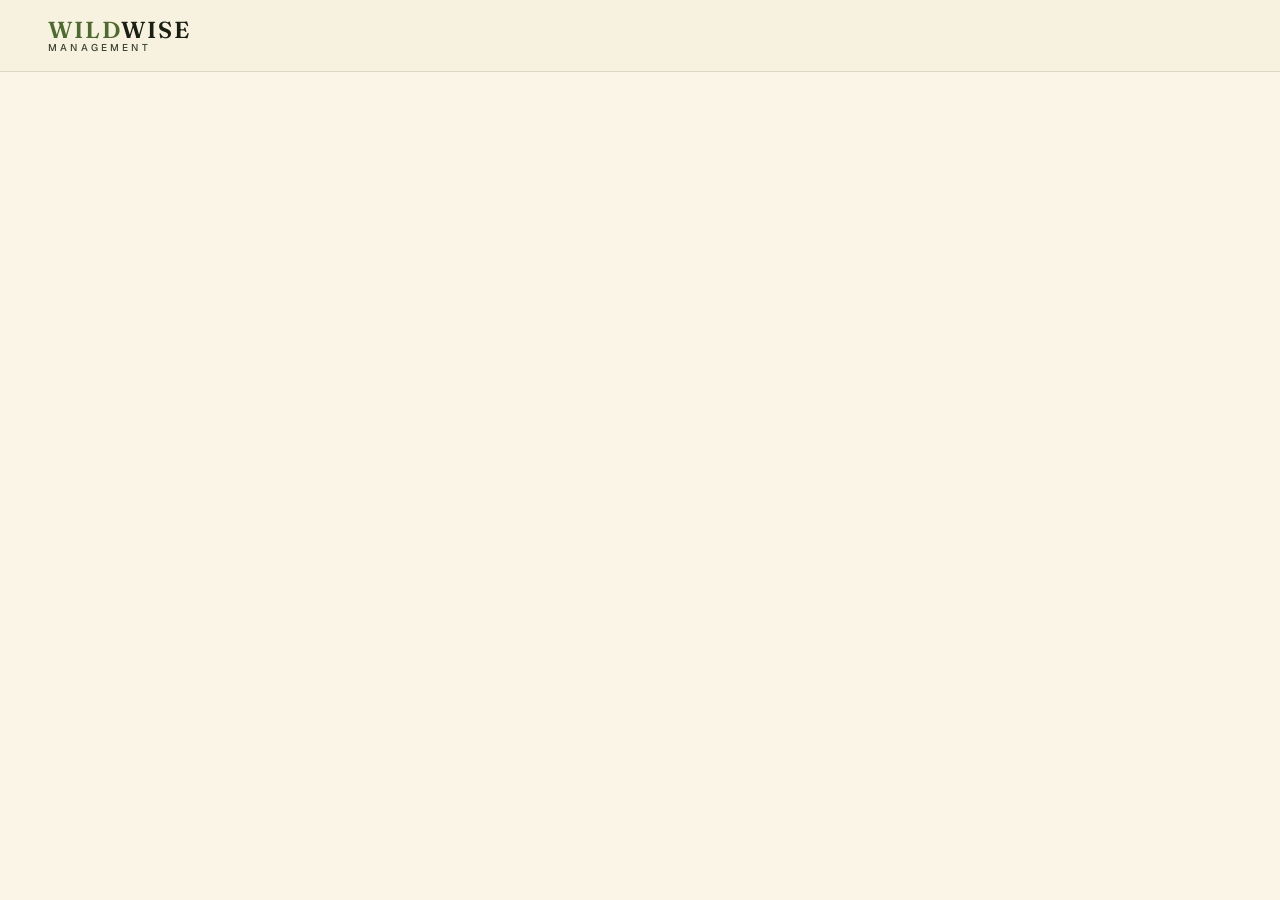
<file: Index.html>
<!DOCTYPE html>
<html lang="en">
<head>
  <meta charset="UTF-8">
  <meta name="viewport" content="width=device-width, initial-scale=1.0">
  <title>WildWise Management — Humane Wildlife Removal & Exclusion | Boston North Shore</title>
  <meta name="description" content="Licensed humane wildlife removal and exclusion across Boston's North Shore. Bats, squirrels, raccoons, skunks, and more. 24/7 emergency response. Call 781-796-2390.">

  <link rel="preconnect" href="https://fonts.googleapis.com">
  <link rel="preconnect" href="https://fonts.gstatic.com" crossorigin>
  <link href="https://fonts.googleapis.com/css2?family=Fraunces:ital,opsz,wght,SOFT@0,9..144,300..700,0..100;1,9..144,300..700,0..100&family=Geist:wght@400;500;600&display=swap" rel="stylesheet">

  <link rel="stylesheet" href="styles.css">
</head>
<body>

<header class="site-header">
  <div class="wrap nav">
    <a href="index.html" class="logo" aria-label="WildWise Management home">
      <span class="logo-mark">
        <span class="logo-wild">WILD</span><span class="logo-wise">WISE</span>
      </span>
      <span class="logo-tag">Management</span>
    </a>
    <nav​​​​​​​​​​​​​​​​
</file>
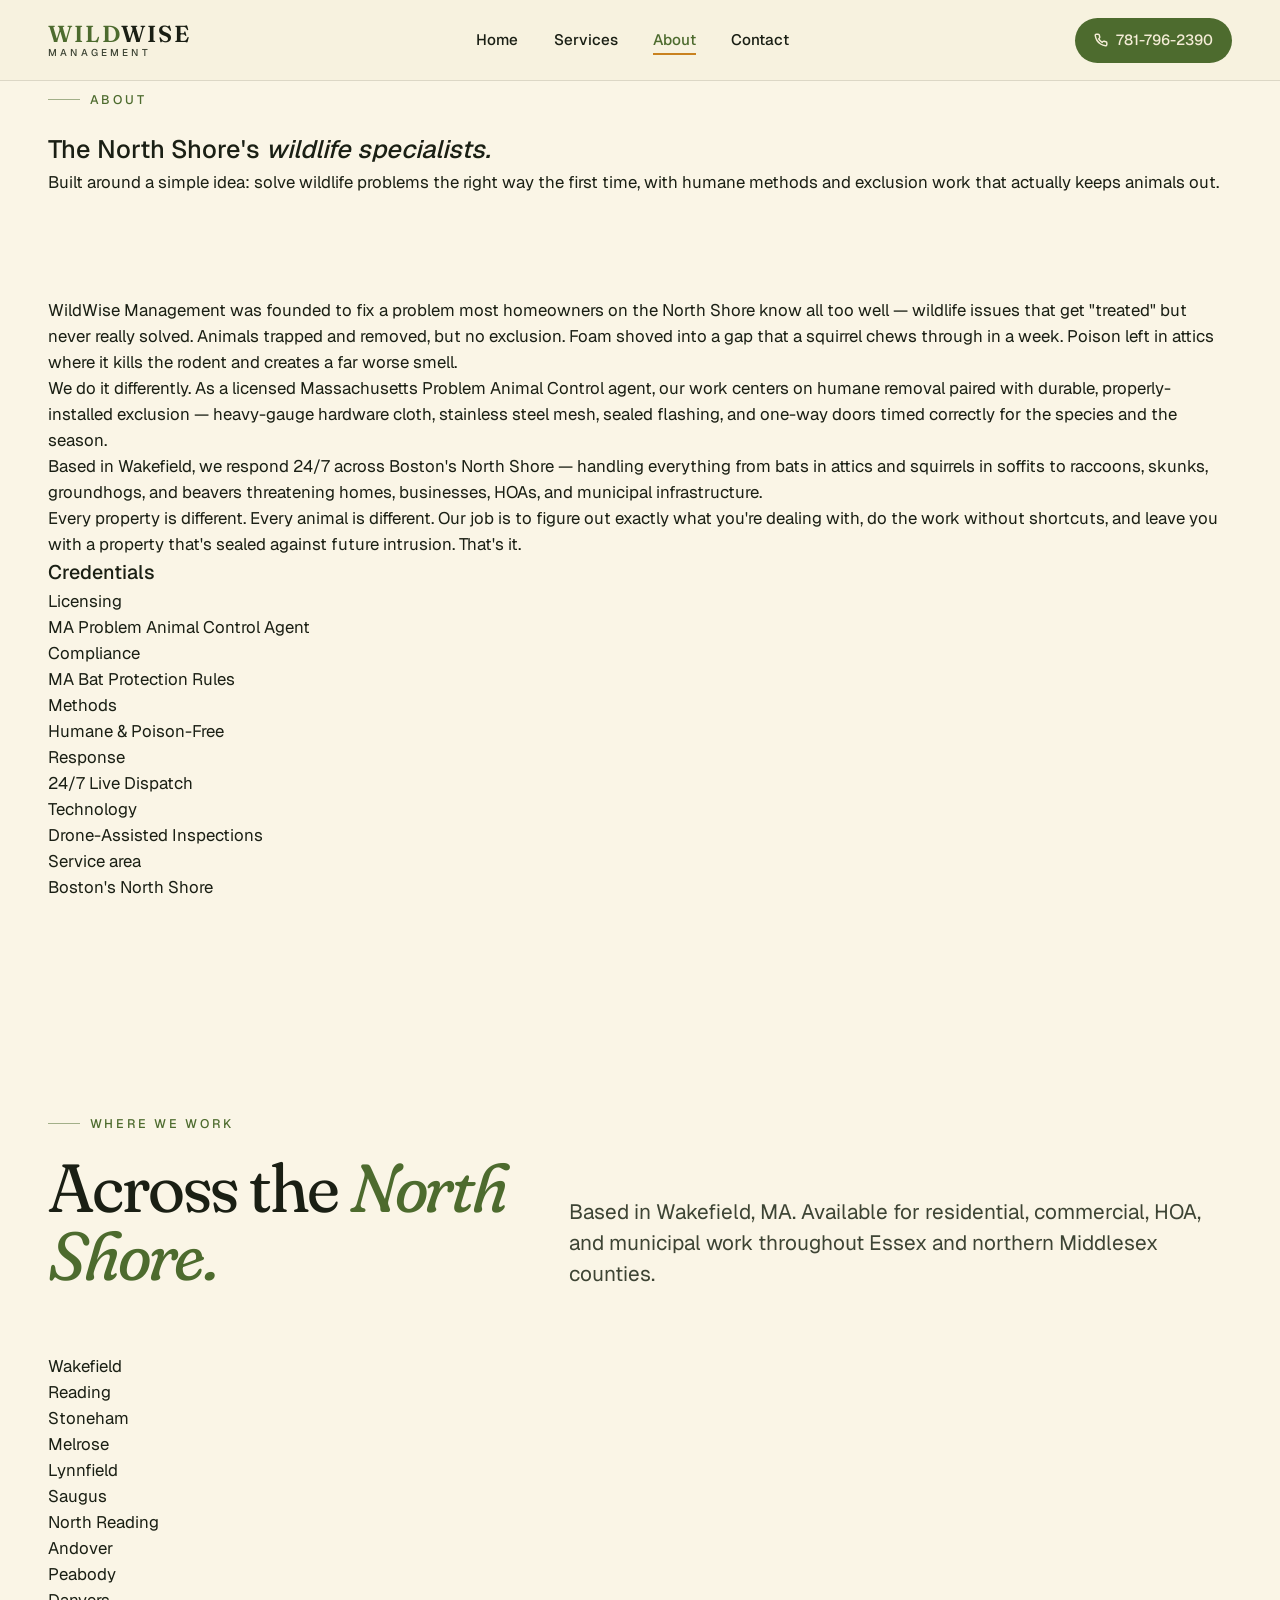
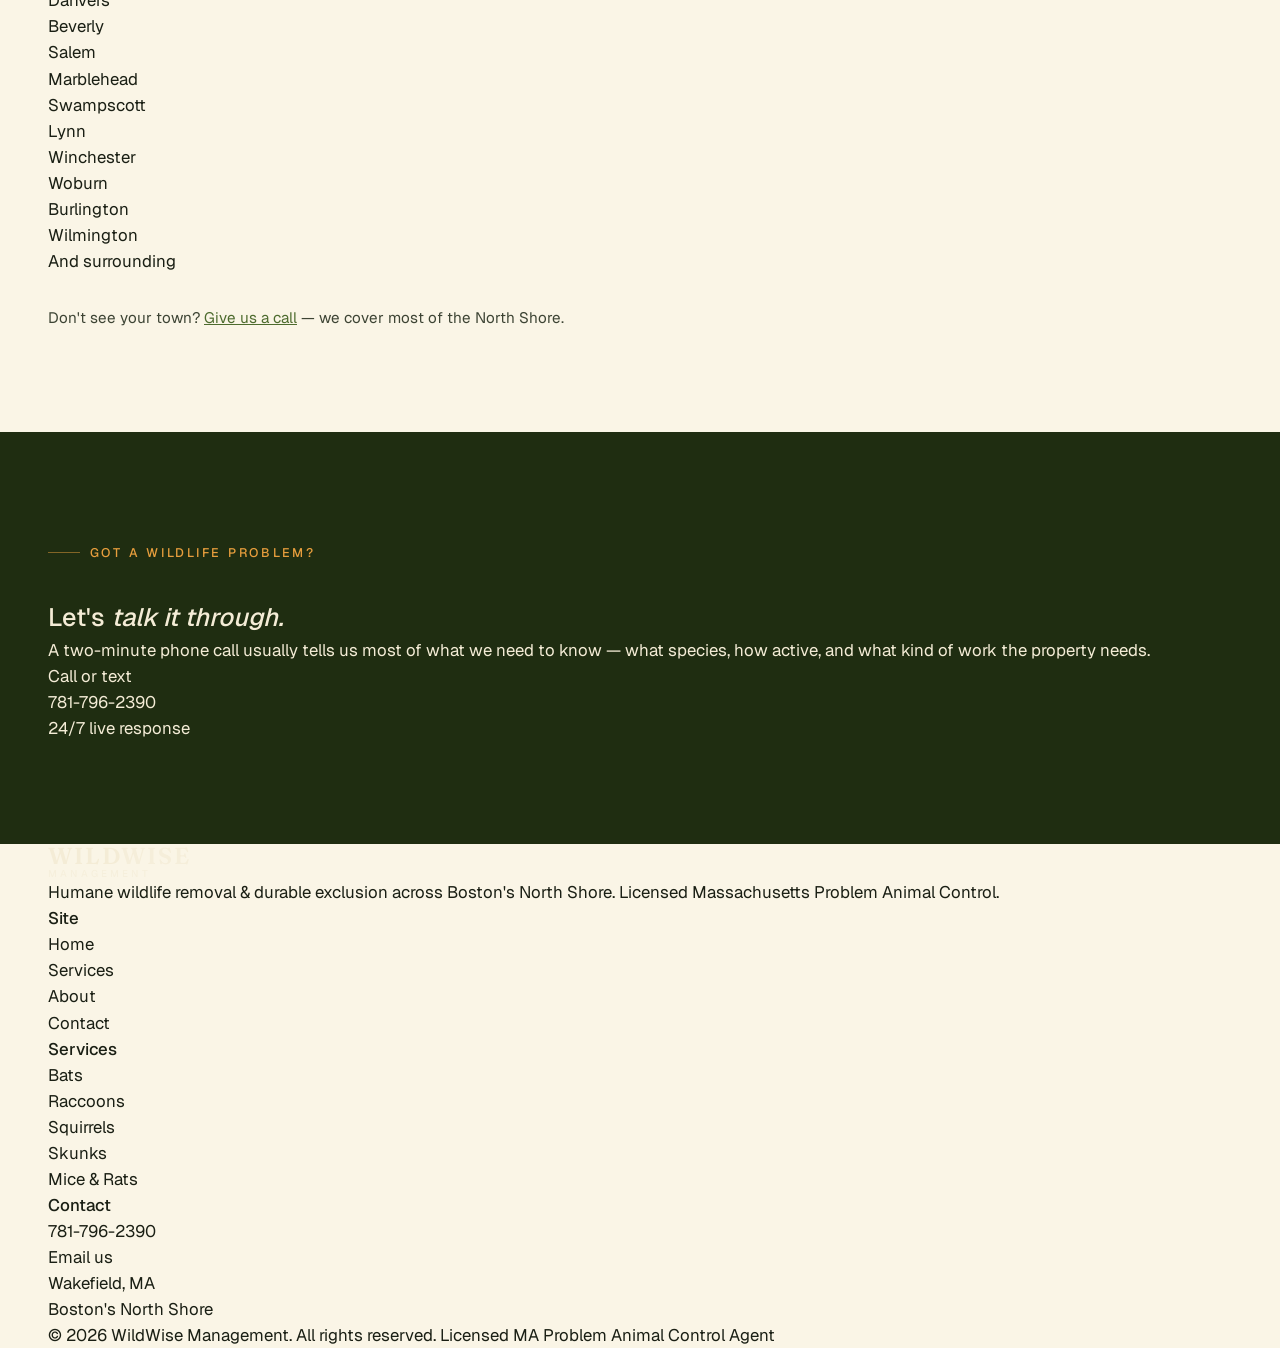
<file: about.html>
<!DOCTYPE html>
<html lang="en">
<head>
  <meta charset="UTF-8">
  <meta name="viewport" content="width=device-width, initial-scale=1.0">
  <title>About — WildWise Management | Wakefield, MA Wildlife Specialists</title>
  <meta name="description" content="WildWise Management is a licensed Massachusetts Problem Animal Control agent based in Wakefield, MA, serving Boston's North Shore with humane wildlife removal and exclusion.">

  <link rel="preconnect" href="https://fonts.googleapis.com">
  <link rel="preconnect" href="https://fonts.gstatic.com" crossorigin>
  <link href="https://fonts.googleapis.com/css2?family=Fraunces:ital,opsz,wght,SOFT@0,9..144,300..700,0..100;1,9..144,300..700,0..100&family=Geist:wght@400;500;600&display=swap" rel="stylesheet">
  <link rel="stylesheet" href="styles.css">
</head>
<body>

<header class="site-header">
  <div class="wrap nav">
    <a href="index.html" class="logo">
      <span class="logo-mark"><span class="logo-wild">WILD</span><span class="logo-wise">WISE</span></span>
      <span class="logo-tag">Management</span>
    </a>
    <nav>
      <ul class="nav-links" id="navLinks">
        <li><a href="index.html">Home</a></li>
        <li><a href="services.html">Services</a></li>
        <li><a href="about.html" class="active">About</a></li>
        <li><a href="contact.html">Contact</a></li>
      </ul>
    </nav>
    <a href="tel:+17817962390" class="nav-cta">
      <svg width="14" height="14" viewBox="0 0 24 24" fill="none" stroke="currentColor" stroke-width="2.5" stroke-linecap="round"><path d="M22 16.92v3a2 2 0 0 1-2.18 2 19.79 19.79 0 0 1-8.63-3.07 19.5 19.5 0 0 1-6-6 19.79 19.79 0 0 1-3.07-8.67A2 2 0 0 1 4.11 2h3a2 2 0 0 1 2 1.72 12.84 12.84 0 0 0 .7 2.81 2 2 0 0 1-.45 2.11L8.09 9.91a16 16 0 0 0 6 6l1.27-1.27a2 2 0 0 1 2.11-.45 12.84 12.84 0 0 0 2.81.7A2 2 0 0 1 22 16.92z"/></svg>
      781-796-2390
    </a>
    <button class="nav-toggle" id="navToggle" aria-label="Toggle menu"><span></span></button>
  </div>
</header>

<section class="page-header">
  <div class="wrap">
    <span class="eyebrow">About</span>
    <h1>The North Shore's <em>wildlife specialists.</em></h1>
    <p class="lede">Built around a simple idea: solve wildlife problems the right way the first time, with humane methods and exclusion work that actually keeps animals out.</p>
  </div>
</section>

<section class="section">
  <div class="wrap story">
    <div class="story-text">
      <p>WildWise Management was founded to fix a problem most homeowners on the North Shore know all too well — wildlife issues that get "treated" but never really solved. Animals trapped and removed, but no exclusion. Foam shoved into a gap that a squirrel chews through in a week. Poison left in attics where it kills the rodent and creates a far worse smell.</p>

      <p>We do it differently. As a licensed Massachusetts Problem Animal Control agent, our work centers on humane removal paired with durable, properly-installed exclusion — heavy-gauge hardware cloth, stainless steel mesh, sealed flashing, and one-way doors timed correctly for the species and the season.</p>

      <p>Based in Wakefield, we respond 24/7 across Boston's North Shore — handling everything from bats in attics and squirrels in soffits to raccoons, skunks, groundhogs, and beavers threatening homes, businesses, HOAs, and municipal infrastructure.</p>

      <p>Every property is different. Every animal is different. Our job is to figure out exactly what you're dealing with, do the work without shortcuts, and leave you with a property that's sealed against future intrusion. That's it.</p>
    </div>

    <aside class="story-side">
      <h3>Credentials</h3>
      <div class="creds">
        <div class="cred">
          <div class="label">Licensing</div>
          <div class="value">MA Problem Animal Control Agent</div>
        </div>
        <div class="cred">
          <div class="label">Compliance</div>
          <div class="value">MA Bat Protection Rules</div>
        </div>
        <div class="cred">
          <div class="label">Methods</div>
          <div class="value">Humane &amp; Poison-Free</div>
        </div>
        <div class="cred">
          <div class="label">Response</div>
          <div class="value">24/7 Live Dispatch</div>
        </div>
        <div class="cred">
          <div class="label">Technology</div>
          <div class="value">Drone-Assisted Inspections</div>
        </div>
        <div class="cred">
          <div class="label">Service area</div>
          <div class="value">Boston's North Shore</div>
        </div>
      </div>
    </aside>
  </div>
</section>

<section class="area section">
  <div class="wrap">
    <div class="section-head">
      <div>
        <span class="eyebrow">Where we work</span>
        <h2>Across the <em>North Shore.</em></h2>
      </div>
      <p class="lede">Based in Wakefield, MA. Available for residential, commercial, HOA, and municipal work throughout Essex and northern Middlesex counties.</p>
    </div>

    <ul class="area-list">
      <li>Wakefield</li>
      <li>Reading</li>
      <li>Stoneham</li>
      <li>Melrose</li>
      <li>Lynnfield</li>
      <li>Saugus</li>
      <li>North Reading</li>
      <li>Andover</li>
      <li>Peabody</li>
      <li>Danvers</li>
      <li>Beverly</li>
      <li>Salem</li>
      <li>Marblehead</li>
      <li>Swampscott</li>
      <li>Lynn</li>
      <li>Winchester</li>
      <li>Woburn</li>
      <li>Burlington</li>
      <li>Wilmington</li>
      <li>And surrounding</li>
    </ul>
    <p style="margin-top: 2rem; color: var(--ink-soft); font-size: 0.95rem;">Don't see your town? <a href="tel:+17817962390" style="color: var(--moss); text-decoration: underline;">Give us a call</a> — we cover most of the North Shore.</p>
  </div>
</section>

<section class="cta-panel section">
  <div class="wrap cta-inner">
    <div>
      <span class="eyebrow" style="color: var(--amber-bright);">Got a wildlife problem?</span>
      <h2 style="margin-top: 1rem;">Let's <em>talk it through.</em></h2>
      <p class="lede">A two-minute phone call usually tells us most of what we need to know — what species, how active, and what kind of work the property needs.</p>
    </div>
    <div class="cta-phone">
      <div class="label">Call or text</div>
      <a href="tel:+17817962390">781-796-2390</a>
      <p class="small">24/7 live response</p>
    </div>
  </div>
</section>

<footer class="footer">
  <div class="wrap">
    <div class="footer-grid">
      <div class="footer-brand">
        <div class="logo logo--light">
          <span class="logo-mark"><span class="logo-wild">WILD</span><span class="logo-wise">WISE</span></span>
          <span class="logo-tag">Management</span>
        </div>
        <p>Humane wildlife removal &amp; durable exclusion across Boston's North Shore. Licensed Massachusetts Problem Animal Control.</p>
      </div>
      <div>
        <h4>Site</h4>
        <ul>
          <li><a href="index.html">Home</a></li>
          <li><a href="services.html">Services</a></li>
          <li><a href="about.html">About</a></li>
          <li><a href="contact.html">Contact</a></li>
        </ul>
      </div>
      <div>
        <h4>Services</h4>
        <ul>
          <li><a href="services.html#bats">Bats</a></li>
          <li><a href="services.html#raccoons">Raccoons</a></li>
          <li><a href="services.html#squirrels">Squirrels</a></li>
          <li><a href="services.html#skunks">Skunks</a></li>
          <li><a href="services.html#mice">Mice &amp; Rats</a></li>
        </ul>
      </div>
      <div>
        <h4>Contact</h4>
        <ul>
          <li><a href="tel:+17817962390">781-796-2390</a></li>
          <li><a href="mailto:Wildwisemanagement@gmail.com">Email us</a></li>
          <li>Wakefield, MA</li>
          <li>Boston's North Shore</li>
        </ul>
      </div>
    </div>
    <div class="footer-bottom">
      <span>© <span id="year"></span> WildWise Management. All rights reserved.</span>
      <span>Licensed MA Problem Animal Control Agent</span>
    </div>
  </div>
</footer>

<script src="script.js"></script>
</body>
</html>
</file>
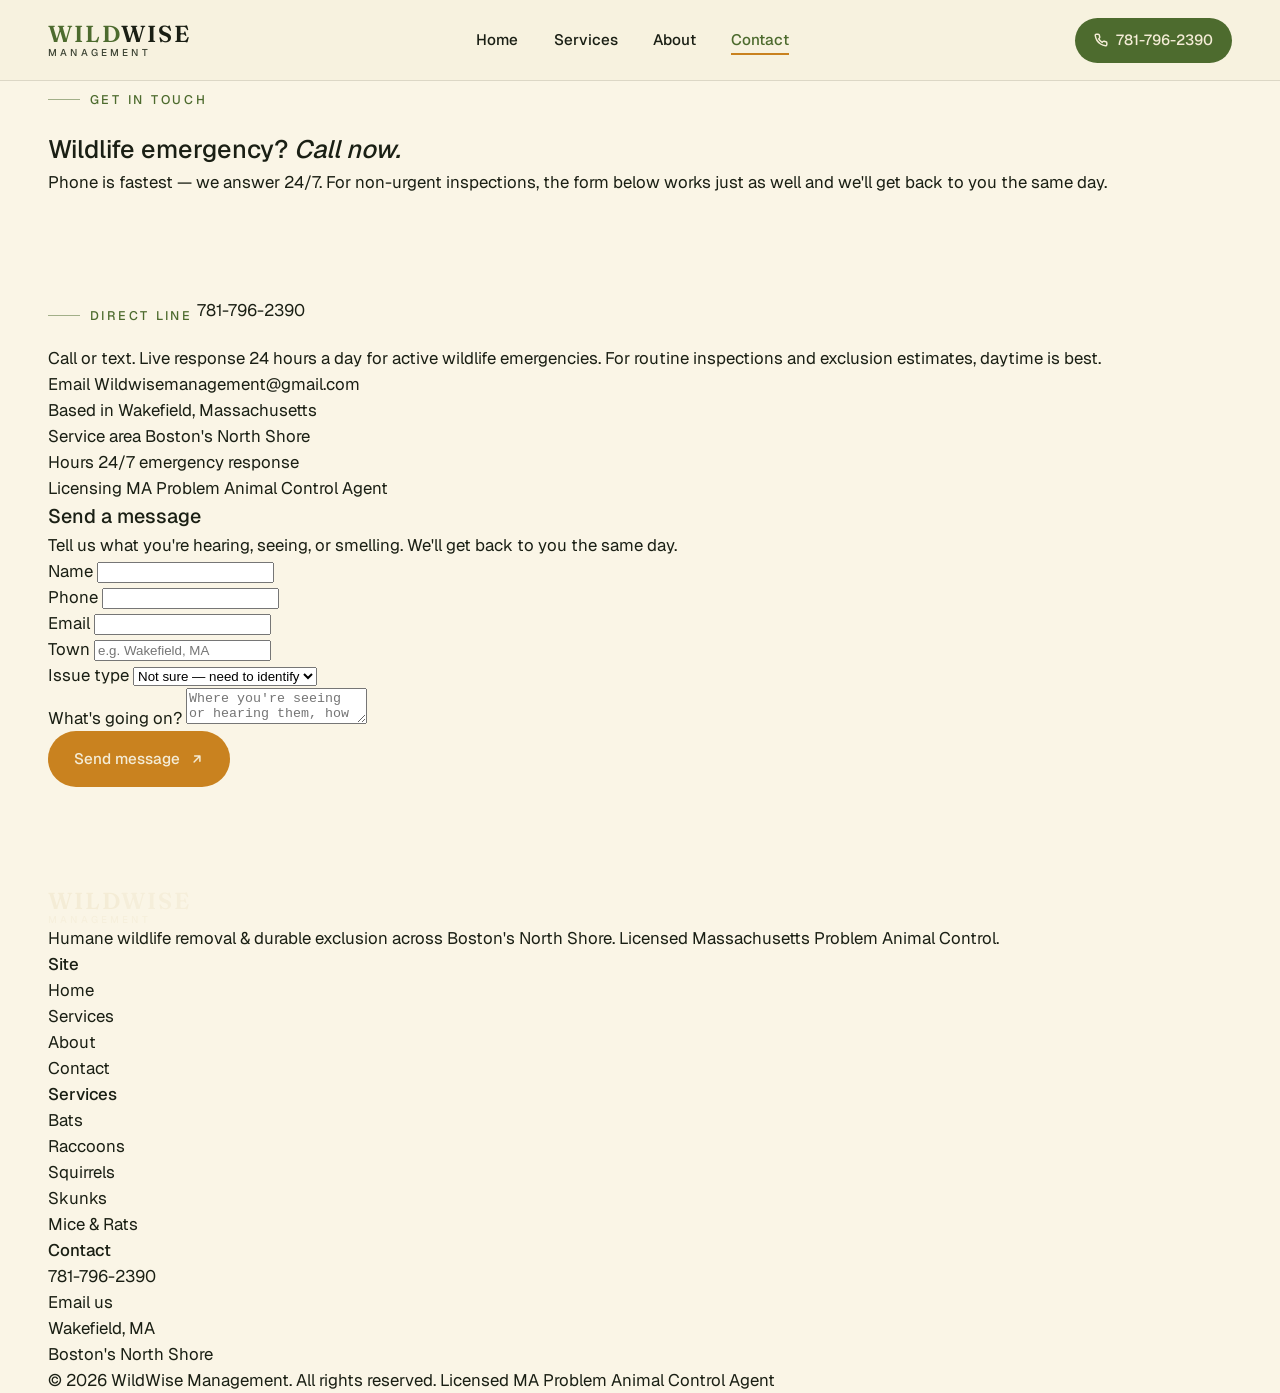
<file: contact.html>
<!DOCTYPE html>
<html lang="en">
<head>
  <meta charset="UTF-8">
  <meta name="viewport" content="width=device-width, initial-scale=1.0">
  <title>Contact — WildWise Management | 781-796-2390</title>
  <meta name="description" content="Contact WildWise Management for humane wildlife removal across Boston's North Shore. 24/7 live response. Call 781-796-2390 or email us.">

  <link rel="preconnect" href="https://fonts.googleapis.com">
  <link rel="preconnect" href="https://fonts.gstatic.com" crossorigin>
  <link href="https://fonts.googleapis.com/css2?family=Fraunces:ital,opsz,wght,SOFT@0,9..144,300..700,0..100;1,9..144,300..700,0..100&family=Geist:wght@400;500;600&display=swap" rel="stylesheet">
  <link rel="stylesheet" href="styles.css">
</head>
<body>

<header class="site-header">
  <div class="wrap nav">
    <a href="index.html" class="logo">
      <span class="logo-mark"><span class="logo-wild">WILD</span><span class="logo-wise">WISE</span></span>
      <span class="logo-tag">Management</span>
    </a>
    <nav>
      <ul class="nav-links" id="navLinks">
        <li><a href="index.html">Home</a></li>
        <li><a href="services.html">Services</a></li>
        <li><a href="about.html">About</a></li>
        <li><a href="contact.html" class="active">Contact</a></li>
      </ul>
    </nav>
    <a href="tel:+17817962390" class="nav-cta">
      <svg width="14" height="14" viewBox="0 0 24 24" fill="none" stroke="currentColor" stroke-width="2.5" stroke-linecap="round"><path d="M22 16.92v3a2 2 0 0 1-2.18 2 19.79 19.79 0 0 1-8.63-3.07 19.5 19.5 0 0 1-6-6 19.79 19.79 0 0 1-3.07-8.67A2 2 0 0 1 4.11 2h3a2 2 0 0 1 2 1.72 12.84 12.84 0 0 0 .7 2.81 2 2 0 0 1-.45 2.11L8.09 9.91a16 16 0 0 0 6 6l1.27-1.27a2 2 0 0 1 2.11-.45 12.84 12.84 0 0 0 2.81.7A2 2 0 0 1 22 16.92z"/></svg>
      781-796-2390
    </a>
    <button class="nav-toggle" id="navToggle" aria-label="Toggle menu"><span></span></button>
  </div>
</header>

<section class="page-header">
  <div class="wrap">
    <span class="eyebrow">Get in touch</span>
    <h1>Wildlife emergency? <em>Call now.</em></h1>
    <p class="lede">Phone is fastest — we answer 24/7. For non-urgent inspections, the form below works just as well and we'll get back to you the same day.</p>
  </div>
</section>

<section class="section">
  <div class="wrap contact-grid">
    <div class="contact-info">
      <span class="eyebrow">Direct line</span>
      <a href="tel:+17817962390" class="big-phone">781-796-2390</a>
      <p>Call or text. Live response 24 hours a day for active wildlife emergencies. For routine inspections and exclusion estimates, daytime is best.</p>

      <div class="contact-list">
        <div class="item">
          <span class="label">Email</span>
          <a href="mailto:Wildwisemanagement@gmail.com" class="value" style="text-decoration: none;">Wildwisemanagement@gmail.com</a>
        </div>
        <div class="item">
          <span class="label">Based in</span>
          <span class="value">Wakefield, Massachusetts</span>
        </div>
        <div class="item">
          <span class="label">Service area</span>
          <span class="value">Boston's North Shore</span>
        </div>
        <div class="item">
          <span class="label">Hours</span>
          <span class="value">24/7 emergency response</span>
        </div>
        <div class="item">
          <span class="label">Licensing</span>
          <span class="value">MA Problem Animal Control Agent</span>
        </div>
      </div>
    </div>

    <form class="contact-form" id="contactForm" action="https://formspree.io/f/YOUR_FORM_ID" method="POST">
      <h3>Send a message</h3>
      <p class="form-lede">Tell us what you're hearing, seeing, or smelling. We'll get back to you the same day.</p>

      <div class="field">
        <label for="name">Name</label>
        <input type="text" id="name" name="name" required>
      </div>
      <div class="field">
        <label for="phone">Phone</label>
        <input type="tel" id="phone" name="phone" required>
      </div>
      <div class="field">
        <label for="email">Email</label>
        <input type="email" id="email" name="email" required>
      </div>
      <div class="field">
        <label for="town">Town</label>
        <input type="text" id="town" name="town" placeholder="e.g. Wakefield, MA">
      </div>
      <div class="field">
        <label for="issue">Issue type</label>
        <select id="issue" name="issue">
          <option>Not sure — need to identify</option>
          <option>Bats</option>
          <option>Raccoons</option>
          <option>Squirrels</option>
          <option>Skunks</option>
          <option>Mice / Rats</option>
          <option>Groundhogs</option>
          <option>Beavers</option>
          <option>Opossums / Moles</option>
          <option>Multiple / Other</option>
        </select>
      </div>
      <div class="field">
        <label for="message">What's going on?</label>
        <textarea id="message" name="message" placeholder="Where you're seeing or hearing them, how long it's been happening, and anything else helpful." required></textarea>
      </div>

      <button type="submit" class="btn btn-amber">
        Send message
        <svg class="arrow" width="14" height="14" viewBox="0 0 24 24" fill="none" stroke="currentColor" stroke-width="2.5" stroke-linecap="round"><path d="M7 17L17 7M17 7H8M17 7V16"/></svg>
      </button>
    </form>
  </div>
</section>

<footer class="footer">
  <div class="wrap">
    <div class="footer-grid">
      <div class="footer-brand">
        <div class="logo logo--light">
          <span class="logo-mark"><span class="logo-wild">WILD</span><span class="logo-wise">WISE</span></span>
          <span class="logo-tag">Management</span>
        </div>
        <p>Humane wildlife removal &amp; durable exclusion across Boston's North Shore. Licensed Massachusetts Problem Animal Control.</p>
      </div>
      <div>
        <h4>Site</h4>
        <ul>
          <li><a href="index.html">Home</a></li>
          <li><a href="services.html">Services</a></li>
          <li><a href="about.html">About</a></li>
          <li><a href="contact.html">Contact</a></li>
        </ul>
      </div>
      <div>
        <h4>Services</h4>
        <ul>
          <li><a href="services.html#bats">Bats</a></li>
          <li><a href="services.html#raccoons">Raccoons</a></li>
          <li><a href="services.html#squirrels">Squirrels</a></li>
          <li><a href="services.html#skunks">Skunks</a></li>
          <li><a href="services.html#mice">Mice &amp; Rats</a></li>
        </ul>
      </div>
      <div>
        <h4>Contact</h4>
        <ul>
          <li><a href="tel:+17817962390">781-796-2390</a></li>
          <li><a href="mailto:Wildwisemanagement@gmail.com">Email us</a></li>
          <li>Wakefield, MA</li>
          <li>Boston's North Shore</li>
        </ul>
      </div>
    </div>
    <div class="footer-bottom">
      <span>© <span id="year"></span> WildWise Management. All rights reserved.</span>
      <span>Licensed MA Problem Animal Control Agent</span>
    </div>
  </div>
</footer>

<script src="script.js"></script>
</body>
</html>
</file>
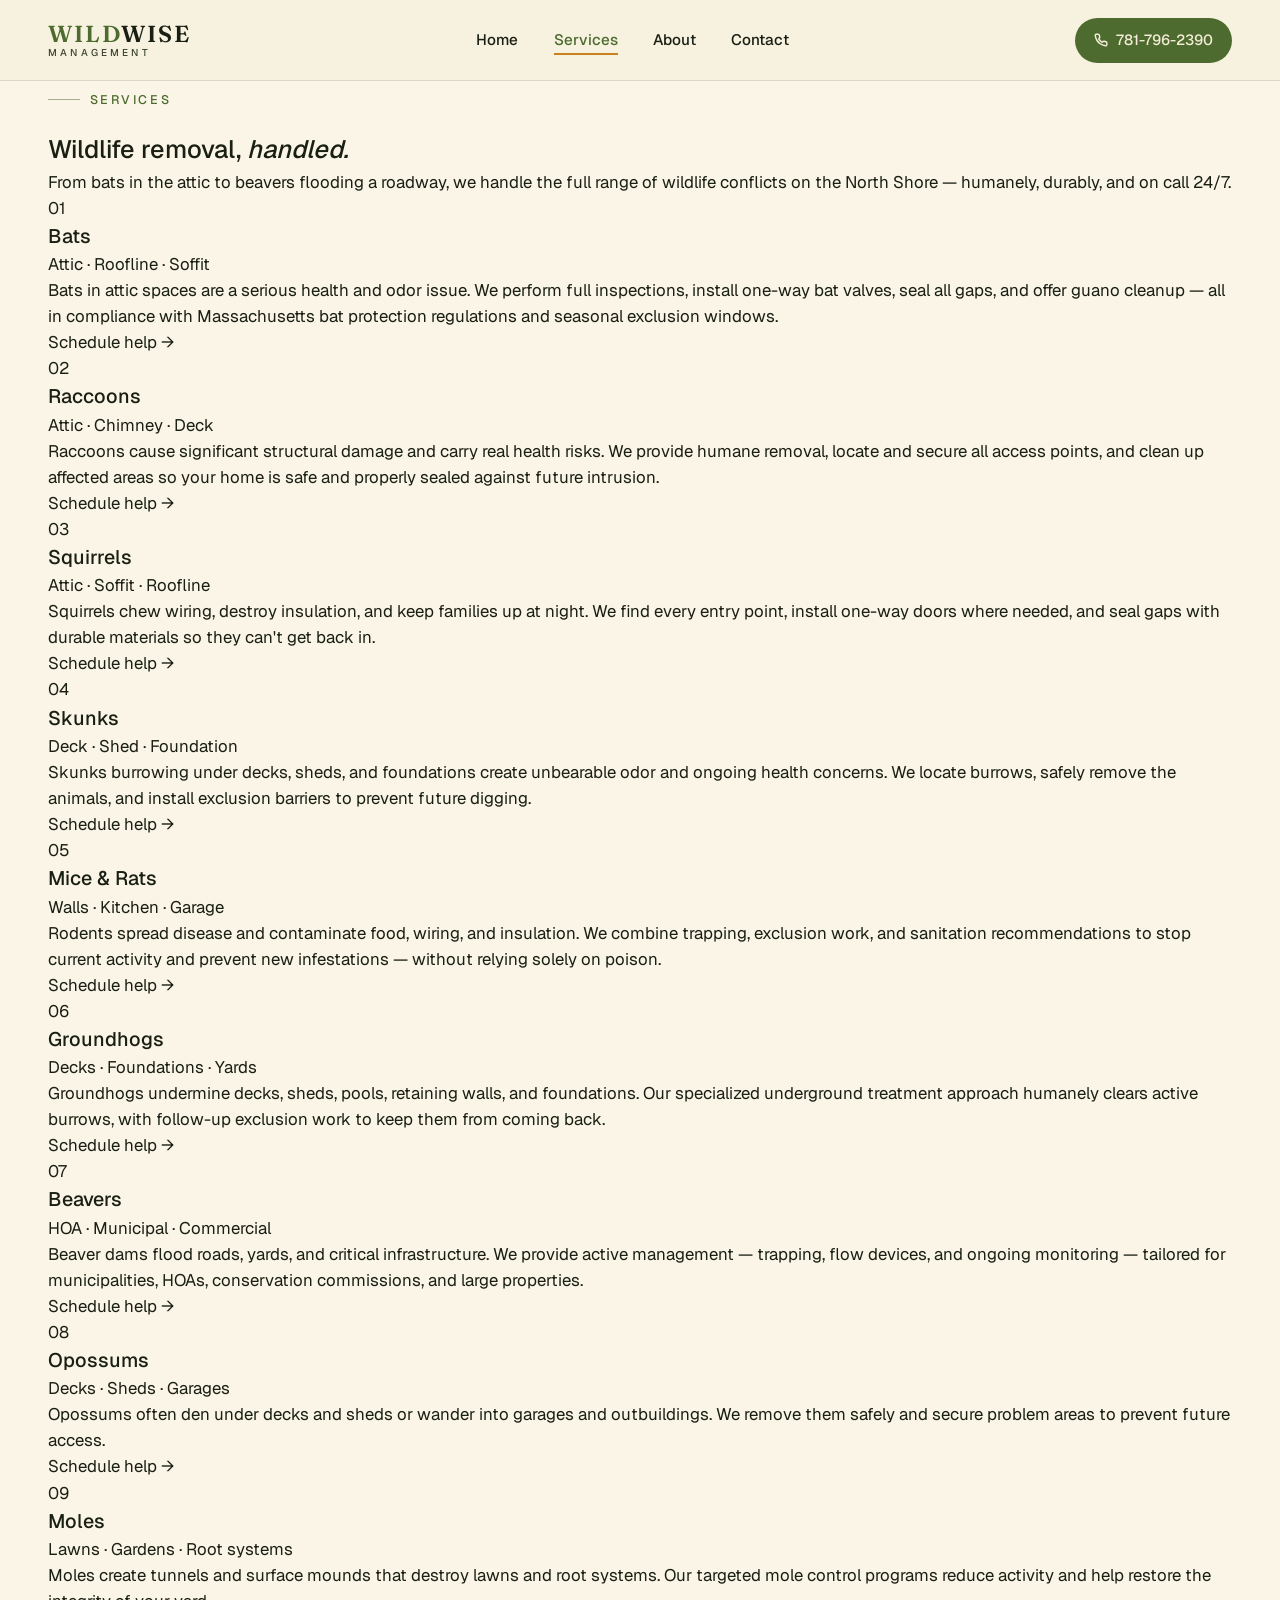
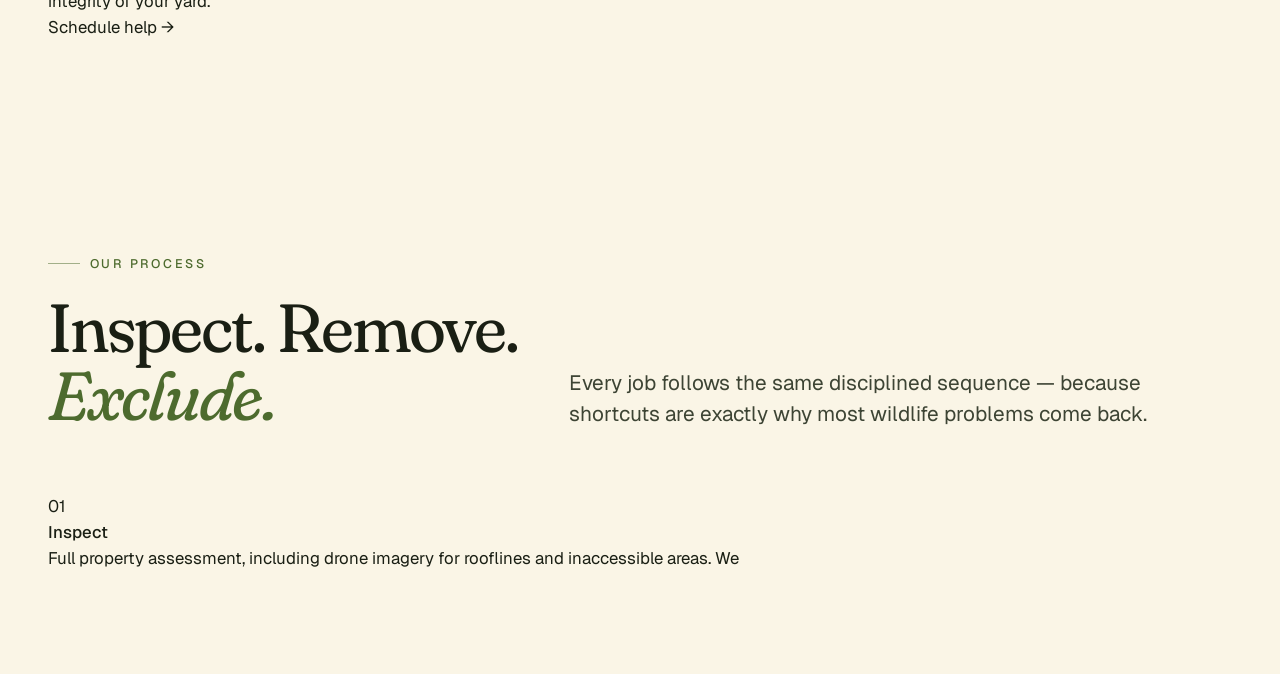
<file: services.html>
<!DOCTYPE html>
<html lang="en">
<head>
  <meta charset="UTF-8">
  <meta name="viewport" content="width=device-width, initial-scale=1.0">
  <title>Services — WildWise Management | Wildlife Removal &amp; Exclusion</title>
  <meta name="description" content="Humane wildlife removal services for bats, raccoons, squirrels, skunks, groundhogs, beavers, mice, opossums, and moles across Boston's North Shore.">

  <link rel="preconnect" href="https://fonts.googleapis.com">
  <link rel="preconnect" href="https://fonts.gstatic.com" crossorigin>
  <link href="https://fonts.googleapis.com/css2?family=Fraunces:ital,opsz,wght,SOFT@0,9..144,300..700,0..100;1,9..144,300..700,0..100&family=Geist:wght@400;500;600&display=swap" rel="stylesheet">
  <link rel="stylesheet" href="styles.css">
</head>
<body>

<header class="site-header">
  <div class="wrap nav">
    <a href="index.html" class="logo">
      <span class="logo-mark"><span class="logo-wild">WILD</span><span class="logo-wise">WISE</span></span>
      <span class="logo-tag">Management</span>
    </a>
    <nav>
      <ul class="nav-links" id="navLinks">
        <li><a href="index.html">Home</a></li>
        <li><a href="services.html" class="active">Services</a></li>
        <li><a href="about.html">About</a></li>
        <li><a href="contact.html">Contact</a></li>
      </ul>
    </nav>
    <a href="tel:+17817962390" class="nav-cta">
      <svg width="14" height="14" viewBox="0 0 24 24" fill="none" stroke="currentColor" stroke-width="2.5" stroke-linecap="round"><path d="M22 16.92v3a2 2 0 0 1-2.18 2 19.79 19.79 0 0 1-8.63-3.07 19.5 19.5 0 0 1-6-6 19.79 19.79 0 0 1-3.07-8.67A2 2 0 0 1 4.11 2h3a2 2 0 0 1 2 1.72 12.84 12.84 0 0 0 .7 2.81 2 2 0 0 1-.45 2.11L8.09 9.91a16 16 0 0 0 6 6l1.27-1.27a2 2 0 0 1 2.11-.45 12.84 12.84 0 0 0 2.81.7A2 2 0 0 1 22 16.92z"/></svg>
      781-796-2390
    </a>
    <button class="nav-toggle" id="navToggle" aria-label="Toggle menu"><span></span></button>
  </div>
</header>

<section class="page-header">
  <div class="wrap">
    <span class="eyebrow">Services</span>
    <h1>Wildlife removal, <em>handled.</em></h1>
    <p class="lede">From bats in the attic to beavers flooding a roadway, we handle the full range of wildlife conflicts on the North Shore — humanely, durably, and on call 24/7.</p>
  </div>
</section>

<section class="section" style="padding-top: 0;">
  <div class="wrap animal-list">

    <article class="animal-row" id="bats">
      <span class="num">01</span>
      <div>
        <h3>Bats</h3>
        <div class="meta">Attic · Roofline · Soffit</div>
      </div>
      <p>Bats in attic spaces are a serious health and odor issue. We perform full inspections, install one-way bat valves, seal all gaps, and offer guano cleanup — all in compliance with Massachusetts bat protection regulations and seasonal exclusion windows.</p>
      <div class="row-cta"><a href="tel:+17817962390">Schedule help →</a></div>
    </article>

    <article class="animal-row" id="raccoons">
      <span class="num">02</span>
      <div>
        <h3>Raccoons</h3>
        <div class="meta">Attic · Chimney · Deck</div>
      </div>
      <p>Raccoons cause significant structural damage and carry real health risks. We provide humane removal, locate and secure all access points, and clean up affected areas so your home is safe and properly sealed against future intrusion.</p>
      <div class="row-cta"><a href="tel:+17817962390">Schedule help →</a></div>
    </article>

    <article class="animal-row" id="squirrels">
      <span class="num">03</span>
      <div>
        <h3>Squirrels</h3>
        <div class="meta">Attic · Soffit · Roofline</div>
      </div>
      <p>Squirrels chew wiring, destroy insulation, and keep families up at night. We find every entry point, install one-way doors where needed, and seal gaps with durable materials so they can't get back in.</p>
      <div class="row-cta"><a href="tel:+17817962390">Schedule help →</a></div>
    </article>

    <article class="animal-row" id="skunks">
      <span class="num">04</span>
      <div>
        <h3>Skunks</h3>
        <div class="meta">Deck · Shed · Foundation</div>
      </div>
      <p>Skunks burrowing under decks, sheds, and foundations create unbearable odor and ongoing health concerns. We locate burrows, safely remove the animals, and install exclusion barriers to prevent future digging.</p>
      <div class="row-cta"><a href="tel:+17817962390">Schedule help →</a></div>
    </article>

    <article class="animal-row" id="mice">
      <span class="num">05</span>
      <div>
        <h3>Mice &amp; Rats</h3>
        <div class="meta">Walls · Kitchen · Garage</div>
      </div>
      <p>Rodents spread disease and contaminate food, wiring, and insulation. We combine trapping, exclusion work, and sanitation recommendations to stop current activity and prevent new infestations — without relying solely on poison.</p>
      <div class="row-cta"><a href="tel:+17817962390">Schedule help →</a></div>
    </article>

    <article class="animal-row" id="groundhogs">
      <span class="num">06</span>
      <div>
        <h3>Groundhogs</h3>
        <div class="meta">Decks · Foundations · Yards</div>
      </div>
      <p>Groundhogs undermine decks, sheds, pools, retaining walls, and foundations. Our specialized underground treatment approach humanely clears active burrows, with follow-up exclusion work to keep them from coming back.</p>
      <div class="row-cta"><a href="tel:+17817962390">Schedule help →</a></div>
    </article>

    <article class="animal-row" id="beavers">
      <span class="num">07</span>
      <div>
        <h3>Beavers</h3>
        <div class="meta">HOA · Municipal · Commercial</div>
      </div>
      <p>Beaver dams flood roads, yards, and critical infrastructure. We provide active management — trapping, flow devices, and ongoing monitoring — tailored for municipalities, HOAs, conservation commissions, and large properties.</p>
      <div class="row-cta"><a href="tel:+17817962390">Schedule help →</a></div>
    </article>

    <article class="animal-row" id="opossums">
      <span class="num">08</span>
      <div>
        <h3>Opossums</h3>
        <div class="meta">Decks · Sheds · Garages</div>
      </div>
      <p>Opossums often den under decks and sheds or wander into garages and outbuildings. We remove them safely and secure problem areas to prevent future access.</p>
      <div class="row-cta"><a href="tel:+17817962390">Schedule help →</a></div>
    </article>

    <article class="animal-row" id="moles">
      <span class="num">09</span>
      <div>
        <h3>Moles</h3>
        <div class="meta">Lawns · Gardens · Root systems</div>
      </div>
      <p>Moles create tunnels and surface mounds that destroy lawns and root systems. Our targeted mole control programs reduce activity and help restore the integrity of your yard.</p>
      <div class="row-cta"><a href="tel:+17817962390">Schedule help →</a></div>
    </article>

  </div>
</section>

<section class="process section">
  <div class="wrap">
    <div class="section-head">
      <div>
        <span class="eyebrow">Our process</span>
        <h2>Inspect. Remove. <em>Exclude.</em></h2>
      </div>
      <p class="lede">Every job follows the same disciplined sequence — because shortcuts are exactly why most wildlife problems come back.</p>
    </div>

    <div class="process-grid">
      <div class="process-step">
        <div class="step-num">01</div>
        <h4>Inspect</h4>
        <p>Full property assessment, including drone imagery for rooflines and inaccessible areas. We​​​​​​​​​​​​​​​​
</file>
<file: styles.css>
:root {
  --moss: #4D6B2E;
  --moss-deep: #2F4119;
  --moss-dark: #1F2D11;
  --cream: #F4ECD6;
  --cream-soft: #FAF5E6;
  --paper: #F7F1DF;
  --ink: #1A1F14;
  --ink-soft: #3D4434;
  --amber: #C9821F;
  --amber-bright: #E89E3D;
  --line: rgba(26, 31, 20, 0.12);
  --line-strong: rgba(26, 31, 20, 0.28);

  --font-display: "Fraunces", "Playfair Display", Georgia, serif;
  --font-body: "Geist", "Inter Tight", system-ui, sans-serif;

  --fs-xs: 0.78rem;
  --fs-sm: 0.92rem;
  --fs-base: 1.05rem;
  --fs-md: clamp(1.1rem, 0.95rem + 0.5vw, 1.3rem);
  --fs-lg: clamp(1.35rem, 1.1rem + 1vw, 1.7rem);
  --fs-xl: clamp(1.85rem, 1.4rem + 2vw, 2.6rem);
  --fs-2xl: clamp(2.5rem, 1.8rem + 3.5vw, 4.25rem);
  --fs-3xl: clamp(3rem, 2rem + 5.5vw, 7rem);

  --gutter: clamp(1.25rem, 4vw, 3rem);
  --max-w: 1320px;
  --section-y: clamp(4rem, 8vw, 7.5rem);
}

*, *::before, *::after { box-sizing: border-box; }
html { scroll-behavior: smooth; -webkit-text-size-adjust: 100%; }
body {
  margin: 0;
  font-family: var(--font-body);
  font-size: var(--fs-base);
  line-height: 1.55;
  color: var(--ink);
  background: var(--cream-soft);
  -webkit-font-smoothing: antialiased;
}
img, svg { display: block; max-width: 100%; }
button { font: inherit; cursor: pointer; border: none; background: none; color: inherit; }
a { color: inherit; text-decoration: none; }
ul { padding: 0; margin: 0; list-style: none; }
h1, h2, h3, h4 { margin: 0; font-weight: 500; }
p { margin: 0; }

.wrap { max-width: var(--max-w); margin: 0 auto; padding-inline: var(--gutter); }
.section { padding-block: var(--section-y); }

.logo {
  font-family: var(--font-display);
  font-weight: 600;
  font-size: 1.45rem;
  letter-spacing: 0.08em;
  line-height: 1;
  display: inline-flex;
  flex-direction: column;
  gap: 0.15rem;
}
.logo-mark { display: inline-flex; align-items: baseline; }
.logo-wild { color: var(--moss); }
.logo-wise { color: var(--ink); }
.logo-tag {
  font-family: var(--font-body);
  font-size: 0.62rem;
  letter-spacing: 0.32em;
  font-weight: 500;
  color: var(--ink-soft);
  text-transform: uppercase;
}
.logo--light .logo-wild { color: var(--cream); }
.logo--light .logo-wise { color: var(--cream); opacity: 0.75; }
.logo--light .logo-tag { color: var(--cream); opacity: 0.6; }

.site-header {
  position: sticky; top: 0; z-index: 100;
  background: rgba(247, 241, 223, 0.92);
  backdrop-filter: blur(14px);
  -webkit-backdrop-filter: blur(14px);
  border-bottom: 1px solid var(--line);
}
.nav { display: flex; align-items: center; justify-content: space-between; gap: 2rem; padding-block: 1.1rem; }
.nav-links { display: flex; gap: 2.2rem; font-size: 0.95rem; font-weight: 500; }
.nav-links a { padding-block: 0.25rem; position: relative; transition: color .2s; }
.nav-links a:hover { color: var(--moss); }
.nav-links a.active { color: var(--moss); }
.nav-links a.active::after {
  content: ""; position: absolute; left: 0; right: 0; bottom: -2px;
  height: 2px; background: var(--amber);
}
.nav-cta {
  background: var(--moss); color: var(--cream);
  padding: 0.7rem 1.2rem; border-radius: 999px;
  font-size: 0.92rem; font-weight: 500;
  display: inline-flex; align-items: center; gap: 0.5rem;
  transition: background .2s, transform .2s;
}
.nav-cta:hover { background: var(--moss-deep); transform: translateY(-1px); }
.nav-toggle { display: none; width: 38px; height: 38px; align-items: center; justify-content: center; }
.nav-toggle span, .nav-toggle span::before, .nav-toggle span::after {
  content: ""; display: block; width: 22px; height: 2px; background: var(--ink); transition: transform .25s;
}
.nav-toggle span { position: relative; }
.nav-toggle span::before { position: absolute; top: -7px; left: 0; }
.nav-toggle span::after { position: absolute; top: 7px; left: 0; }
.nav-toggle.open span { background: transparent; }
.nav-toggle.open span::before { transform: translateY(7px) rotate(45deg); }
.nav-toggle.open span::after { transform: translateY(-7px) rotate(-45deg); }

.hero { position: relative; padding-block: clamp(3rem, 5vw, 5rem) clamp(3rem, 6vw, 6rem); overflow: hidden; }
.hero-grid {
  display: grid;
  grid-template-columns: 1.1fr 1fr;
  gap: clamp(2rem, 5vw, 4rem);
  align-items: center;
}
.hero-eyebrow {
  font-size: var(--fs-xs); text-transform: uppercase; letter-spacing: 0.22em;
  font-weight: 500; color: var(--moss);
  display: inline-flex; align-items: center; gap: 0.6rem;
  margin-bottom: 1.5rem;
}
.hero-eyebrow::before { content: ""; width: 32px; height: 1px; background: var(--moss); opacity: 0.6; }
.hero h1 {
  font-family: var(--font-display);
  font-size: var(--fs-3xl);
  line-height: 0.92;
  letter-spacing: -0.035em;
  font-weight: 400;
  font-variation-settings: "SOFT" 50, "opsz" 144;
}
.hero h1 em { font-style: italic; color: var(--moss); font-variation-settings: "SOFT" 100, "opsz" 144; }
.hero-lede { font-size: var(--fs-md); max-width: 42ch; color: var(--ink-soft); margin-top: 1.75rem; line-height: 1.5; }
.hero-actions { display: flex; flex-wrap: wrap; gap: 0.9rem; margin-top: 2rem; }

.hero-photo {
  position: relative;
  aspect-ratio: 4 / 5;
  border-radius: 8px;
  overflow: hidden;
  background: var(--moss-deep);
}
.hero-photo img { width: 100%; height: 100%; object-fit: cover; }
.hero-photo::after {
  content: ""; position: absolute; inset: 0;
  background: linear-gradient(180deg, transparent 50%, rgba(31, 45, 17, 0.6));
}
.hero-overlay {
  position: absolute; left: 1.5rem; right: 1.5rem; bottom: 1.5rem;
  z-index: 1; color: var(--cream);
  display: flex; justify-content: space-between; align-items: end; gap: 1rem;
}
.hero-overlay .label { font-size: var(--fs-xs); text-transform: uppercase; letter-spacing: 0.2em; opacity: 0.85; }
.hero-overlay .badge {
  display: inline-flex; align-items: center; gap: 0.4rem;
  background: rgba(244, 236, 214, 0.15);
  border: 1px solid rgba(244, 236, 214, 0.3);
  padding: 0.4rem 0.8rem; border-radius: 999px;
  font-size: var(--fs-xs); letter-spacing: 0.16em; text-transform: uppercase;
  backdrop-filter: blur(6px);
}
.dot { width: 8px; height: 8px; background: var(--amber-bright); border-radius: 50%; animation: pulse 2s infinite; }
@keyframes pulse {
  0%, 100% { opacity: 1; box-shadow: 0 0 0 0 rgba(232, 158, 61, 0.5); }
  50% { opacity: 0.7; box-shadow: 0 0 0 8px rgba(232, 158, 61, 0); }
}

.btn {
  display: inline-flex; align-items: center; gap: 0.65rem;
  padding: 1rem 1.6rem; border-radius: 999px;
  font-size: 0.95rem; font-weight: 500;
  transition: all .2s ease;
}
.btn-primary { background: var(--moss); color: var(--cream); }
.btn-primary:hover { background: var(--moss-deep); transform: translateY(-2px); box-shadow: 0 12px 30px rgba(31,45,17,0.2); }
.btn-ghost { background: transparent; color: var(--ink); border: 1px solid var(--line-strong); }
.btn-ghost:hover { border-color: var(--ink); background: rgba(0,0,0,0.03); }
.btn-amber { background: var(--amber); color: var(--cream); }
.btn-amber:hover { background: var(--amber-bright); transform: translateY(-2px); }
.btn .arrow { transition: transform .2s; }
.btn:hover .arrow { transform: translate(3px, -3px); }

.trust { background: var(--moss-deep); color: var(--cream); padding-block: 1.1rem; }
.trust-track {
  display: flex; gap: 2.5rem; align-items: center; flex-wrap: wrap; justify-content: center;
  font-size: var(--fs-xs); text-transform: uppercase; letter-spacing: 0.2em; font-weight: 500;
}
.trust-item { display: inline-flex; align-items: center; gap: 0.6rem; }
.trust-item svg { color: var(--amber-bright); flex-shrink: 0; }

.section-head {
  display: grid; grid-template-columns: 1fr 1.4fr;
  gap: 3rem; margin-bottom: 4rem; align-items: end;
}
.eyebrow {
  font-size: var(--fs-xs); text-transform: uppercase; letter-spacing: 0.22em;
  font-weight: 500; color: var(--moss);
  display: inline-flex; align-items: center; gap: 0.6rem; margin-bottom: 1.25rem;
}
.eyebrow::before { content: ""; width: 32px; height: 1px; background: currentColor; opacity: 0.5; }
.section-head h2 {
  font-family: var(--font-display);
  font-size: var(--fs-2xl); line-height: 1; letter-spacing: -0.03em; font-weight: 400;
  font-variation-settings: "SOFT" 60;
}
.section-head h2 em { font-style: italic; color: var(--moss); font-variation-settings: "SOFT" 100; }
.section-head .lede { font-size: var(--fs-md); color: var(--ink-soft); line-height: 1.5; max-width: 50ch; }

.services { background: var(--paper); }
.svc-grid { display: grid; grid-template-columns: repeat(4, 1fr); gap: 2.5rem 1.5rem; }
.svc-card {
  text-align: center;
  display: flex; flex-direction: column; align-items: center; gap: 1rem;
  transition: transform .25s;
}
.svc-card:hover { transform: translateY(-6px); }
.svc-portrait {
  width: 100%;
  aspect-ratio: 1 / 1;
  border-radius: 50%;
  overflow: hidden;
  background: var(--moss);
  position: relative;
  border: 4px solid var(--cream-soft);
  box-shadow: 0 6px 24px rgba(31,45,17,0.12);
}
.svc-portrait img { width: 100%; height: 100%; object-fit: cover; }
.svc-portrait .placeholder {
  position: absolute; inset: 0;
  display: grid; place-items: center;
  background: linear-gradient(135deg, var(--moss), var(--moss-deep));
  color: var(--cream);
  font-family: var(--font-display);
  font-size: 2.5rem; font-style: italic;
  font-variation-settings: "SOFT" 100;
}
.svc-card h3 {
  font-family: var(--font-display);
  font-size: var(--fs-lg); line-height: 1; letter-spacing: -0.01em;
  font-weight: 500; font-variation-settings: "SOFT" 60;
}
.svc-card p { font-size: 0.92rem; color: var(--ink-soft); line-height: 1.5; max-width: 22ch; margin: 0 auto; }

.why { background: var(--cream-soft); }
.why-grid { display: grid; grid-template-columns: repeat(2, 1fr); gap: 1.5rem; }
.why-card {
  padding: 2.25rem;
  border: 1px solid var(--line);
  border-radius: 8px;
  background: var(--paper);
  transition: transform .2s, box-shadow .2s;
}
.why-card:hover { transform: translateY(-3px); box-shadow: 0 12px 30px rgba(31,45,17,0.08); }
.why-card .why-num {
  font-family: var(--font-display); font-style: italic;
  color: var(--amber); font-size: var(--fs-md); margin-bottom: 0.75rem;
  font-variation-settings: "SOFT" 100;
}
.why-card h3 {
  font-family: var(--font-display); font-size: var(--fs-lg);
  line-height: 1.1; letter-spacing: -0.02em; margin-bottom: 0.75rem;
  font-variation-settings: "SOFT" 60; font-weight: 500;
}
.why-card p { font-size: 0.95rem; color: var(--ink-soft); line-height: 1.55; }

.cta-panel { background: var(--moss-dark); color: var(--cream); position: relative; overflow: hidden; }
.cta-panel::before {
  content: ""; position: absolute; inset: 0;
  background: radial-gradient(circle at 80% 30%, rgba(232, 158, 61, 0.18),​​​​​​​​​​​​​​​​
</file>
